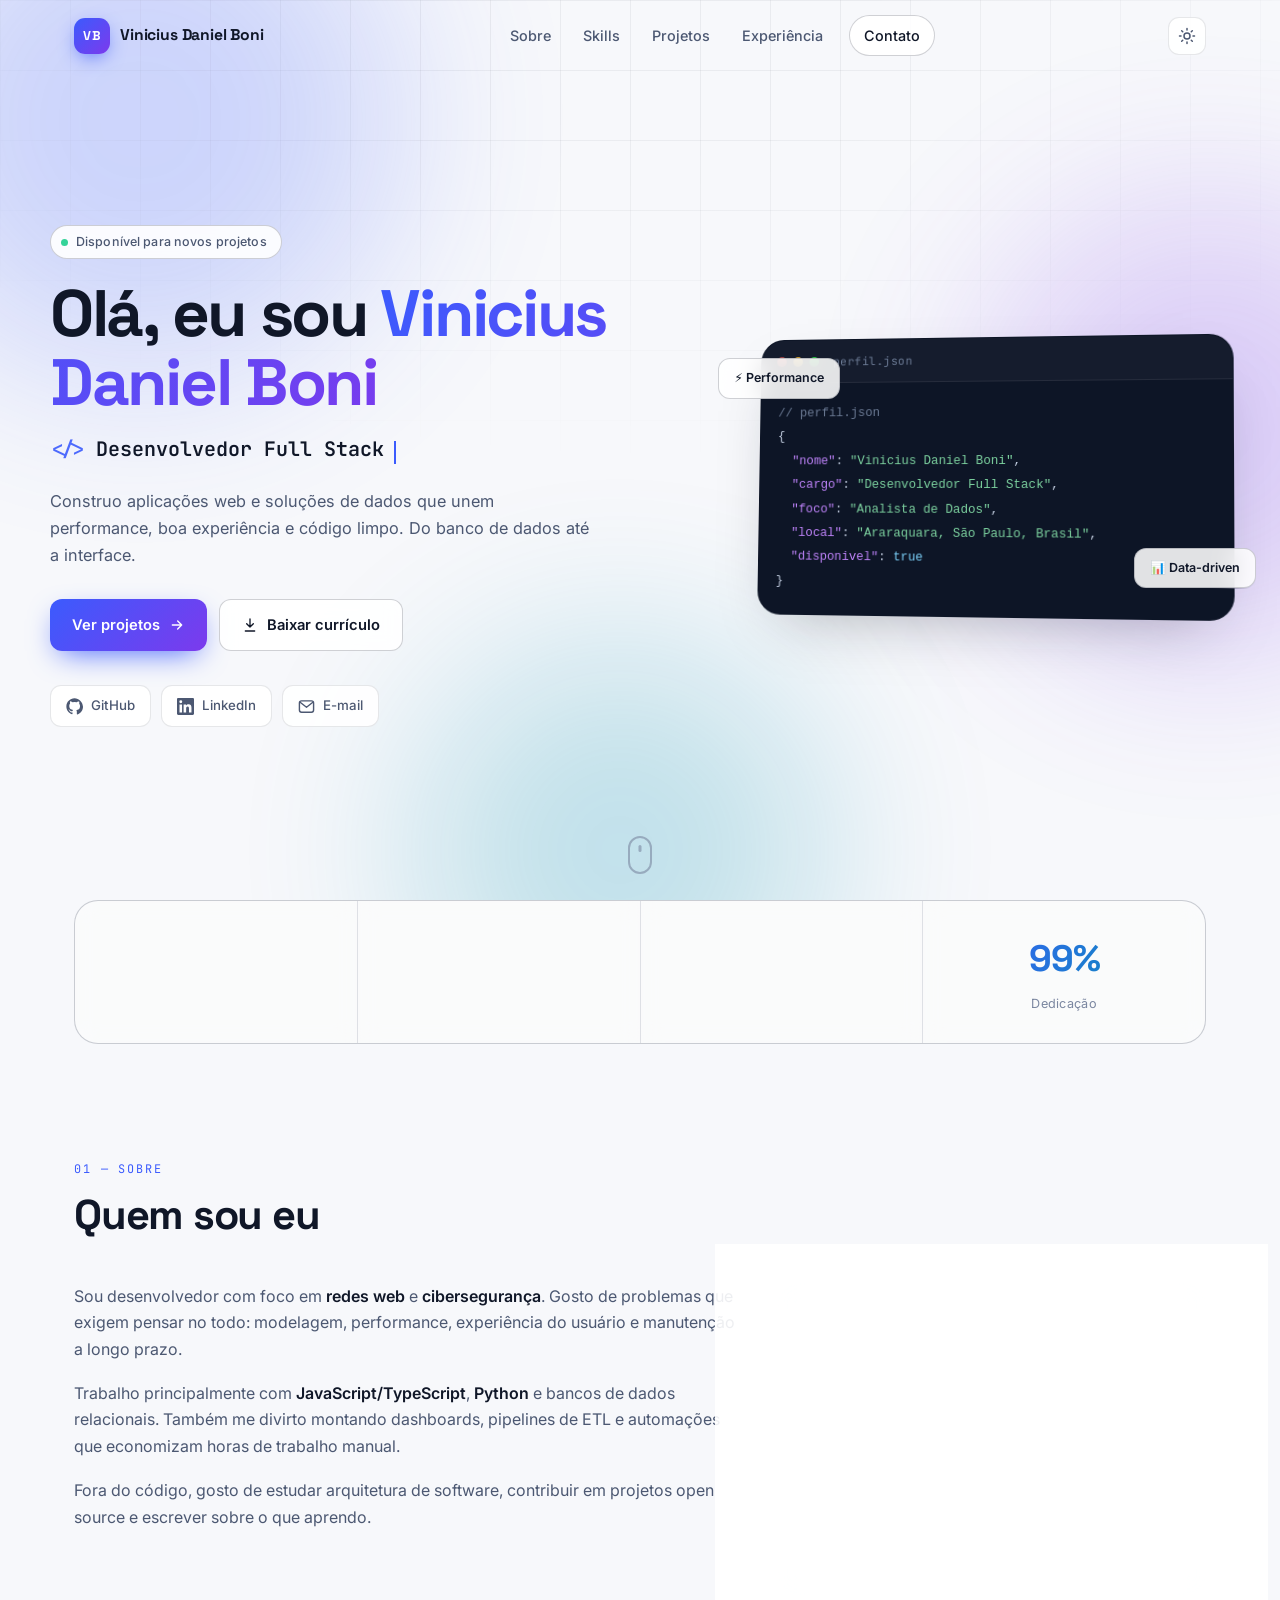
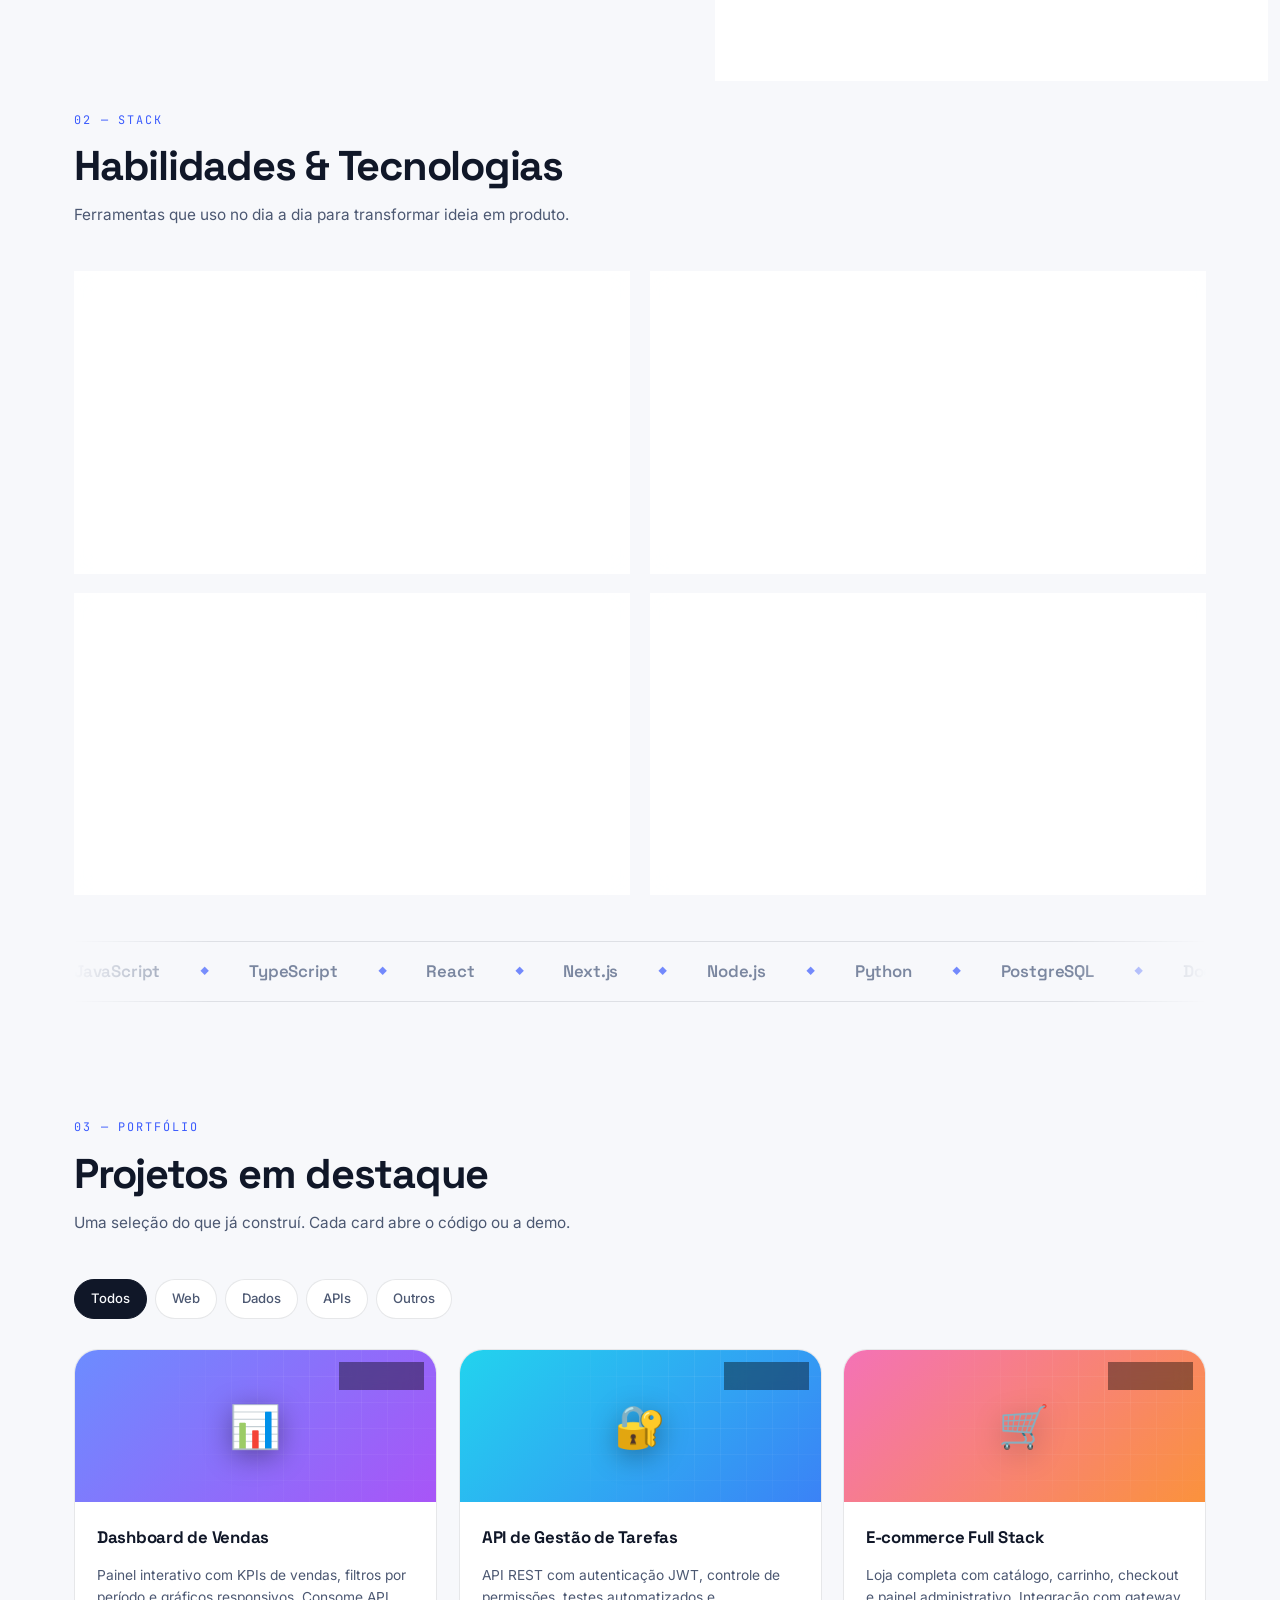
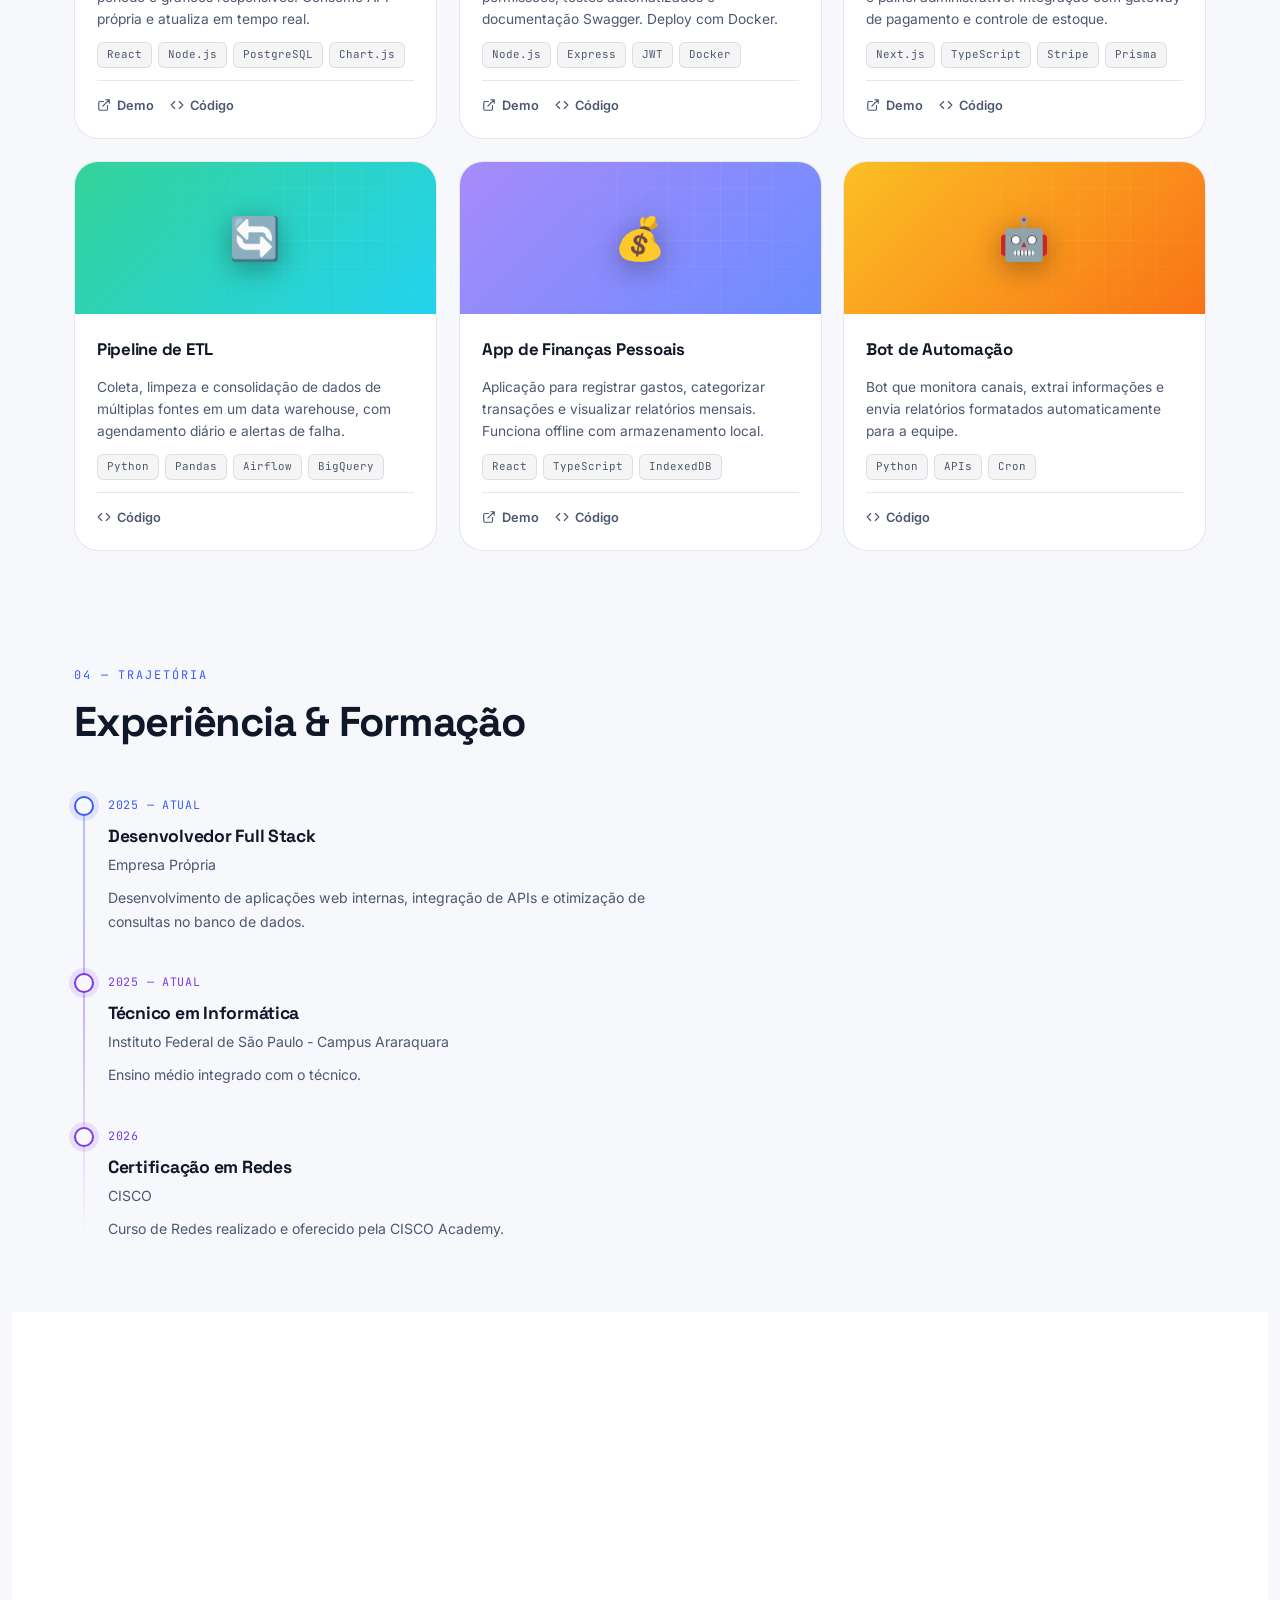
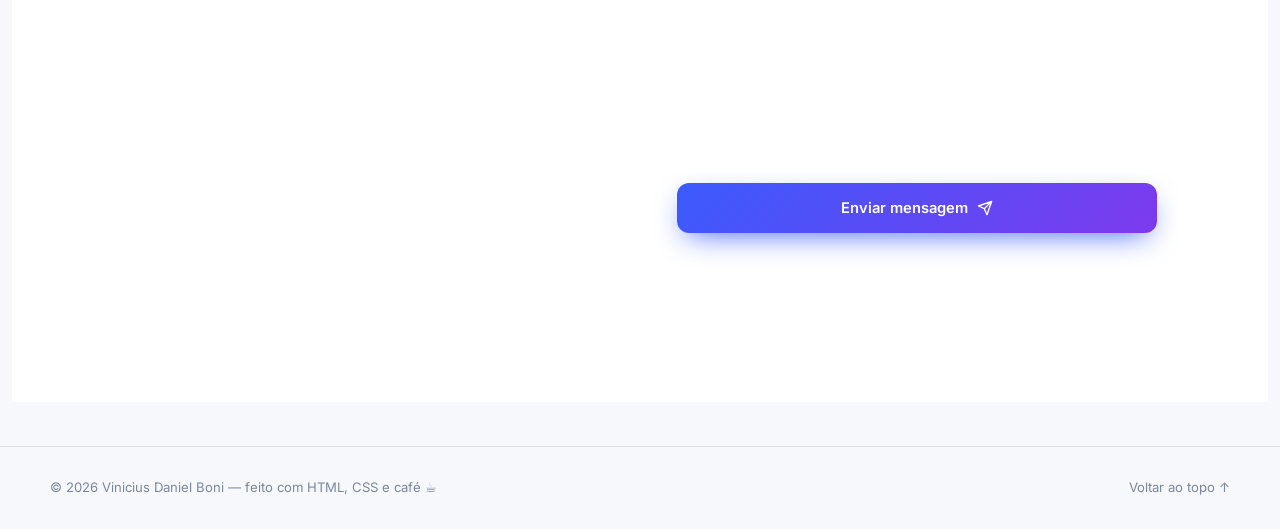
<file: index.html>
<!DOCTYPE html>
<html lang="pt-BR" data-theme="dark">
<head>
  <meta charset="UTF-8" />
  <meta name="viewport" content="width=device-width, initial-scale=1.0" />
  <title>Portfólio — Desenvolvedor & Dados</title>

  <meta name="description" content="Portfólio profissional: desenvolvimento full stack, análise de dados, automações e projetos open source." />
  <meta name="author" content="Seu Nome" />
  <meta name="theme-color" content="#0b0f17" />
  <link rel="canonical" href="https://SEU-USUARIO.github.io/" />

  <!-- Open Graph / Twitter -->
  <meta property="og:type" content="website" />
  <meta property="og:title" content="Portfólio — Desenvolvedor & Dados" />
  <meta property="og:description" content="Projetos de desenvolvimento web, engenharia de dados e automações." />
  <meta property="og:url" content="https://SEU-USUARIO.github.io/" />
  <meta property="og:image" content="https://SEU-USUARIO.github.io/assets/og-image.png" />
  <meta name="twitter:card" content="summary_large_image" />

  <link rel="icon" href="data:image/svg+xml,%3Csvg xmlns='http://www.w3.org/2000/svg' viewBox='0 0 100 100'%3E%3Crect width='100' height='100' rx='24' fill='%236c8cff'/%3E%3Ctext x='50' y='68' font-size='52' font-family='monospace' font-weight='bold' text-anchor='middle' fill='%230b0f17'%3ESN%3C/text%3E%3C/svg%3E" />

  <link rel="preconnect" href="https://fonts.googleapis.com" />
  <link rel="preconnect" href="https://fonts.gstatic.com" crossorigin />
  <link href="https://fonts.googleapis.com/css2?family=Inter:wght@400;500;600;700&family=Space+Grotesk:wght@500;600;700&family=JetBrains+Mono:wght@400;600&display=swap" rel="stylesheet" />

  <link rel="stylesheet" href="assets/style.css" />
</head>

<body>
  <a class="skip-link" href="#conteudo">Pular para o conteúdo</a>

  <div class="aurora" aria-hidden="true">
    <span class="blob blob-1"></span>
    <span class="blob blob-2"></span>
    <span class="blob blob-3"></span>
    <span class="grid-overlay"></span>
  </div>

  <!-- ===================== NAVBAR ===================== -->
  <header class="nav" id="nav">
    <div class="nav-inner">
      <a class="brand" href="#top">
        <span class="brand-mark" id="brandMark">SN</span>
        <span class="brand-name" id="brandName">Seu Nome</span>
      </a>

      <nav class="nav-links" id="navLinks" aria-label="Navegação principal">
        <a href="#sobre">Sobre</a>
        <a href="#skills">Skills</a>
        <a href="#projetos">Projetos</a>
        <a href="#experiencia">Experiência</a>
        <a href="#contato" class="nav-cta">Contato</a>
      </nav>

      <div class="nav-actions">
        <button class="icon-btn" id="themeToggle" aria-label="Alternar tema claro/escuro" title="Alternar tema">
          <svg class="ico-sun" viewBox="0 0 24 24" width="18" height="18" fill="none" stroke="currentColor" stroke-width="2" stroke-linecap="round">
            <circle cx="12" cy="12" r="4"></circle>
            <path d="M12 2v2M12 20v2M2 12h2M20 12h2M4.9 4.9l1.4 1.4M17.7 17.7l1.4 1.4M19.1 4.9l-1.4 1.4M6.3 17.7l-1.4 1.4"></path>
          </svg>
          <svg class="ico-moon" viewBox="0 0 24 24" width="18" height="18" fill="none" stroke="currentColor" stroke-width="2" stroke-linecap="round" stroke-linejoin="round">
            <path d="M21 12.8A9 9 0 1 1 11.2 3a7 7 0 0 0 9.8 9.8z"></path>
          </svg>
        </button>
        <button class="icon-btn menu-btn" id="menuToggle" aria-label="Abrir menu" aria-expanded="false">
          <svg viewBox="0 0 24 24" width="20" height="20" fill="none" stroke="currentColor" stroke-width="2" stroke-linecap="round">
            <path d="M3 6h18M3 12h18M3 18h18"></path>
          </svg>
        </button>
      </div>
    </div>
    <div class="scroll-progress" id="scrollProgress"></div>
  </header>

  <main id="conteudo">
    <!-- ===================== HERO ===================== -->
    <section class="hero" id="top">
      <div class="hero-inner">
        <div class="hero-content">
          <p class="badge reveal">
            <span class="pulse-dot" aria-hidden="true"></span>
            <span id="heroStatus">Disponível para novos projetos</span>
          </p>

          <h1 class="hero-title reveal">
            Olá, eu sou <span class="grad" id="heroName">Seu Nome</span>
          </h1>

          <h2 class="hero-role reveal">
            <span class="mono">&lt;/&gt;</span>
            <span id="typewriter" class="typewriter"></span><span class="caret" aria-hidden="true"></span>
          </h2>

          <p class="hero-desc reveal" id="heroTagline"></p>

          <div class="hero-actions reveal">
            <a href="#projetos" class="btn btn-primary">
              Ver projetos
              <svg viewBox="0 0 24 24" width="16" height="16" fill="none" stroke="currentColor" stroke-width="2" stroke-linecap="round" stroke-linejoin="round"><path d="M5 12h14M13 6l6 6-6 6"/></svg>
            </a>
            <a href="#" class="btn btn-ghost" id="resumeBtn">
              <svg viewBox="0 0 24 24" width="16" height="16" fill="none" stroke="currentColor" stroke-width="2" stroke-linecap="round" stroke-linejoin="round"><path d="M12 3v12M7 10l5 5 5-5M5 21h14"/></svg>
              Baixar currículo
            </a>
          </div>

          <div class="hero-socials reveal" id="heroSocials"></div>
        </div>

        <div class="hero-visual reveal">
          <div class="code-card">
            <div class="code-head">
              <span class="dot red"></span><span class="dot yellow"></span><span class="dot green"></span>
              <span class="code-file">perfil.json</span>
            </div>
            <pre class="code-body"><code id="codeProfile"></code></pre>
          </div>
          <div class="float-chip chip-1">⚡ Performance</div>
          <div class="float-chip chip-2">📊 Data-driven</div>
        </div>
      </div>

      <a href="#sobre" class="scroll-hint" aria-label="Rolar para baixo">
        <span class="mouse"><span class="wheel"></span></span>
      </a>
    </section>

    <!-- ===================== STATS ===================== -->
    <section class="stats-section reveal" aria-label="Números">
      <div class="stats" id="stats"></div>
    </section>

    <!-- ===================== SOBRE ===================== -->
    <section class="section" id="sobre">
      <div class="section-head reveal">
        <span class="section-kicker">01 — Sobre</span>
        <h2 class="section-title">Quem sou eu</h2>
      </div>

      <div class="about-grid">
        <div class="about-text reveal" id="aboutText"></div>
        <aside class="about-card reveal">
          <h3>Ficha rápida</h3>
          <ul class="fact-list" id="factList"></ul>
        </aside>
      </div>
    </section>

    <!-- ===================== SKILLS ===================== -->
    <section class="section" id="skills">
      <div class="section-head reveal">
        <span class="section-kicker">02 — Stack</span>
        <h2 class="section-title">Habilidades &amp; Tecnologias</h2>
        <p class="section-sub">Ferramentas que uso no dia a dia para transformar ideia em produto.</p>
      </div>

      <div class="skills-wrap" id="skillsWrap"></div>

      <div class="marquee" aria-hidden="true">
        <div class="marquee-track" id="marqueeTrack"></div>
      </div>
    </section>

    <!-- ===================== PROJETOS ===================== -->
    <section class="section" id="projetos">
      <div class="section-head reveal">
        <span class="section-kicker">03 — Portfólio</span>
        <h2 class="section-title">Projetos em destaque</h2>
        <p class="section-sub">Uma seleção do que já construí. Cada card abre o código ou a demo.</p>
      </div>

      <div class="filters reveal" id="filters" role="tablist" aria-label="Filtrar projetos"></div>
      <div class="projects-grid" id="projectsGrid"></div>
    </section>

    <!-- ===================== EXPERIÊNCIA ===================== -->
    <section class="section" id="experiencia">
      <div class="section-head reveal">
        <span class="section-kicker">04 — Trajetória</span>
        <h2 class="section-title">Experiência &amp; Formação</h2>
      </div>

      <div class="timeline" id="timeline"></div>
    </section>

    <!-- ===================== CONTATO ===================== -->
    <section class="section section-contact" id="contato">
      <div class="contact-card reveal">
        <div class="contact-info">
          <span class="section-kicker">05 — Contato</span>
          <h2 class="contact-title">Vamos construir algo juntos?</h2>
          <p class="contact-sub">
            Estou aberto a oportunidades, freelas e colaborações em projetos de
            desenvolvimento e dados. Respondo em até 24h.
          </p>

          <ul class="contact-list" id="contactList"></ul>

          <div class="contact-socials" id="contactSocials"></div>
        </div>

        <form class="contact-form" id="contactForm" novalidate>
          <div class="field">
            <label for="nome">Nome</label>
            <input type="text" id="nome" name="nome" placeholder="Seu nome" required autocomplete="name" />
          </div>
          <div class="field">
            <label for="email">E-mail</label>
            <input type="email" id="email" name="email" placeholder="voce@email.com" required autocomplete="email" />
          </div>
          <div class="field">
            <label for="assunto">Assunto</label>
            <input type="text" id="assunto" name="assunto" placeholder="Proposta, vaga, parceria..." />
          </div>
          <div class="field">
            <label for="mensagem">Mensagem</label>
            <textarea id="mensagem" name="mensagem" rows="4" placeholder="Conte um pouco sobre o projeto..." required></textarea>
          </div>
          <button type="submit" class="btn btn-primary btn-full">
            Enviar mensagem
            <svg viewBox="0 0 24 24" width="16" height="16" fill="none" stroke="currentColor" stroke-width="2" stroke-linecap="round" stroke-linejoin="round"><path d="M22 2 11 13M22 2l-7 20-4-9-9-4 20-7z"/></svg>
          </button>
          <p class="form-msg" id="formMsg" role="status"></p>
        </form>
      </div>
    </section>
  </main>

  <!-- ===================== FOOTER ===================== -->
  <footer class="footer">
    <div class="footer-inner">
      <p>© <span id="year"></span> <span id="footerName">Seu Nome</span> — feito com HTML, CSS e café ☕</p>
      <p class="footer-links">
        <a href="#top">Voltar ao topo ↑</a>
      </p>
    </div>
  </footer>

  <button class="to-top" id="toTop" aria-label="Voltar ao topo">
    <svg viewBox="0 0 24 24" width="18" height="18" fill="none" stroke="currentColor" stroke-width="2" stroke-linecap="round" stroke-linejoin="round"><path d="M12 19V5M5 12l7-7 7 7"/></svg>
  </button>

  <script src="assets/data.js"></script>
  <script src="assets/app.js"></script>
</body>
</html>
</file>
<file: assets/style.css>
/* ==========================================================================
   PORTFÓLIO — style.css
   ========================================================================== */

/* ------------------------------------------------------- tema (variáveis) */
:root {
  --font-sans: "Inter", system-ui, -apple-system, "Segoe UI", sans-serif;
  --font-display: "Space Grotesk", var(--font-sans);
  --font-mono: "JetBrains Mono", ui-monospace, monospace;

  --radius-sm: 10px;
  --radius: 16px;
  --radius-lg: 24px;

  --max-w: 1180px;
  --nav-h: 72px;

  --ease: cubic-bezier(0.22, 1, 0.36, 1);
}

html[data-theme="dark"] {
  --bg: #070a11;
  --bg-soft: #0b0f17;
  --surface: rgba(255, 255, 255, 0.035);
  --surface-2: rgba(255, 255, 255, 0.06);
  --border: rgba(255, 255, 255, 0.09);
  --border-strong: rgba(255, 255, 255, 0.16);
  --text: #e9edf5;
  --text-soft: #a4afc4;
  --text-dim: #6f7b91;
  --accent: #6c8cff;
  --accent-2: #a855f7;
  --accent-3: #22d3ee;
  --shadow: 0 24px 60px -20px rgba(0, 0, 0, 0.85);
  --code-bg: #0a0e16;
  --glow: 0 0 0 1px rgba(108, 140, 255, 0.35), 0 8px 40px -8px rgba(108, 140, 255, 0.5);
}

html[data-theme="light"] {
  --bg: #f7f8fb;
  --bg-soft: #ffffff;
  --surface: rgba(255, 255, 255, 0.9);
  --surface-2: rgba(16, 22, 40, 0.04);
  --border: rgba(16, 22, 40, 0.1);
  --border-strong: rgba(16, 22, 40, 0.2);
  --text: #101728;
  --text-soft: #4c5872;
  --text-dim: #7b87a0;
  --accent: #3b5bfd;
  --accent-2: #7c3aed;
  --accent-3: #0891b2;
  --shadow: 0 24px 60px -28px rgba(16, 22, 40, 0.35);
  --code-bg: #0d1526;
  --glow: 0 0 0 1px rgba(59, 91, 253, 0.28), 0 8px 40px -12px rgba(59, 91, 253, 0.4);
}

/* ------------------------------------------------------------- reset base */
*,
*::before,
*::after { box-sizing: border-box; }

* { margin: 0; }

html {
  scroll-behavior: smooth;
  scroll-padding-top: calc(var(--nav-h) + 16px);
  -webkit-text-size-adjust: 100%;
}

body {
  font-family: var(--font-sans);
  background: var(--bg);
  color: var(--text);
  line-height: 1.65;
  overflow-x: hidden;
  transition: background 0.4s var(--ease), color 0.4s var(--ease);
}

img, svg { display: block; max-width: 100%; }
a { color: inherit; text-decoration: none; }
button { font: inherit; color: inherit; cursor: pointer; border: none; background: none; }
ul { list-style: none; padding: 0; }

::selection { background: var(--accent); color: #fff; }

::selection { background: color-mix(in srgb, var(--accent) 45%, transparent); }

.skip-link {
  position: absolute;
  left: -999px;
  top: 8px;
  padding: 10px 16px;
  background: var(--accent);
  color: #fff;
  border-radius: var(--radius-sm);
  z-index: 999;
  font-weight: 600;
}
.skip-link:focus { left: 16px; }

:focus-visible {
  outline: 2px solid var(--accent);
  outline-offset: 3px;
  border-radius: 6px;
}

/* --------------------------------------------------------------- aurora */
.aurora {
  position: fixed;
  inset: 0;
  z-index: -1;
  overflow: hidden;
  pointer-events: none;
}
.blob {
  position: absolute;
  border-radius: 50%;
  filter: blur(90px);
  opacity: 0.4;
  animation: drift 22s ease-in-out infinite alternate;
}
html[data-theme="light"] .blob { opacity: 0.22; }
.blob-1 { width: 520px; height: 520px; background: var(--accent); top: -140px; left: -120px; }
.blob-2 { width: 460px; height: 460px; background: var(--accent-2); top: 22%; right: -160px; animation-delay: -7s; }
.blob-3 { width: 420px; height: 420px; background: var(--accent-3); bottom: -160px; left: 32%; animation-delay: -13s; }

@keyframes drift {
  from { transform: translate3d(0, 0, 0) scale(1); }
  to   { transform: translate3d(60px, -50px, 0) scale(1.18); }
}

.grid-overlay {
  position: absolute;
  inset: 0;
  background-image:
    linear-gradient(to right, var(--border) 1px, transparent 1px),
    linear-gradient(to bottom, var(--border) 1px, transparent 1px);
  background-size: 70px 70px;
  mask-image: radial-gradient(ellipse 90% 70% at 50% 0%, #000 20%, transparent 75%);
  -webkit-mask-image: radial-gradient(ellipse 90% 70% at 50% 0%, #000 20%, transparent 75%);
  opacity: 0.55;
}

/* ------------------------------------------------------------------- nav */
.nav {
  position: fixed;
  top: 0; left: 0; right: 0;
  height: var(--nav-h);
  z-index: 100;
  transition: background 0.35s var(--ease), border-color 0.35s var(--ease), backdrop-filter 0.35s;
  border-bottom: 1px solid transparent;
}
html[data-theme="dark"] .nav.scrolled { background: rgba(7, 10, 17, 0.78); }
html[data-theme="light"] .nav.scrolled { background: rgba(247, 248, 251, 0.82); }
.nav.scrolled {
  background: color-mix(in srgb, var(--bg) 78%, transparent);
  backdrop-filter: blur(18px) saturate(160%);
  -webkit-backdrop-filter: blur(18px) saturate(160%);
  border-bottom-color: var(--border);
}
.nav-inner {
  max-width: var(--max-w);
  height: 100%;
  margin: 0 auto;
  padding: 0 24px;
  display: flex;
  align-items: center;
  justify-content: space-between;
  gap: 20px;
}

.brand { display: flex; align-items: center; gap: 10px; font-family: var(--font-display); font-weight: 700; }
.brand-mark {
  display: grid;
  place-items: center;
  width: 36px; height: 36px;
  border-radius: 11px;
  background: linear-gradient(135deg, var(--accent), var(--accent-2));
  color: #fff;
  font-size: 0.8rem;
  letter-spacing: 0.5px;
  box-shadow: 0 6px 20px -6px var(--accent);
}
.brand-name { font-size: 0.98rem; letter-spacing: -0.01em; }

.nav-links { display: flex; align-items: center; gap: 4px; }
.nav-links a {
  position: relative;
  padding: 8px 14px;
  font-size: 0.9rem;
  font-weight: 500;
  color: var(--text-soft);
  border-radius: 999px;
  transition: color 0.2s, background 0.2s;
}
.nav-links a:hover { color: var(--text); background: var(--surface-2); }
.nav-links a.active { color: var(--text); }
.nav-links a.active::after {
  content: "";
  position: absolute;
  left: 50%; bottom: 2px;
  width: 4px; height: 4px;
  border-radius: 50%;
  background: var(--accent);
  transform: translateX(-50%);
}
.nav-links a.nav-cta {
  margin-left: 8px;
  color: var(--text);
  border: 1px solid var(--border-strong);
  background: var(--surface);
}
.nav-links a.nav-cta:hover { border-color: var(--accent); box-shadow: 0 0 0 3px color-mix(in srgb, var(--accent) 18%, transparent); }

.nav-actions { display: flex; align-items: center; gap: 6px; }
.icon-btn {
  display: grid;
  place-items: center;
  width: 38px; height: 38px;
  border-radius: 11px;
  border: 1px solid var(--border);
  background: var(--surface);
  color: var(--text-soft);
  transition: color 0.2s, border-color 0.2s, transform 0.2s, background 0.2s;
}
.icon-btn:hover { color: var(--text); border-color: var(--border-strong); transform: translateY(-1px); }
.menu-btn { display: none; }

html[data-theme="dark"] .ico-sun { display: none; }
html[data-theme="light"] .ico-moon { display: none; }

.scroll-progress {
  height: 2px;
  width: 0%;
  background: linear-gradient(90deg, var(--accent), var(--accent-2), var(--accent-3));
  transition: width 0.1s linear;
}

/* ------------------------------------------------------------------ hero */
.hero {
  position: relative;
  min-height: 100svh;
  display: flex;
  align-items: center;
  padding: calc(var(--nav-h) + 40px) 24px 60px;
}
.hero-inner {
  max-width: var(--max-w);
  width: 100%;
  margin: 0 auto;
  display: grid;
  grid-template-columns: 1.15fr 0.85fr;
  gap: 56px;
  align-items: center;
}

.badge {
  display: inline-flex;
  align-items: center;
  gap: 8px;
  padding: 6px 14px 6px 10px;
  border-radius: 999px;
  border: 1px solid var(--border-strong);
  background: var(--surface);
  font-size: 0.78rem;
  font-weight: 500;
  color: var(--text-soft);
  letter-spacing: 0.01em;
  backdrop-filter: blur(8px);
}
.pulse-dot {
  position: relative;
  width: 7px; height: 7px;
  border-radius: 50%;
  background: #34d399;
  box-shadow: 0 0 0 0 rgba(52, 211, 153, 0.6);
  animation: pulse 2s infinite;
}
@keyframes pulse {
  70%  { box-shadow: 0 0 0 9px rgba(52, 211, 153, 0); }
  100% { box-shadow: 0 0 0 0 rgba(52, 211, 153, 0); }
}

.hero-title {
  font-family: var(--font-display);
  font-size: clamp(2.3rem, 6vw, 4.1rem);
  line-height: 1.05;
  letter-spacing: -0.035em;
  font-weight: 700;
  margin-top: 20px;
}
.grad {
  background: linear-gradient(120deg, var(--accent), var(--accent-2) 55%, var(--accent-3));
  -webkit-background-clip: text;
  background-clip: text;
  color: transparent;
  background-size: 200% auto;
  animation: shine 6s linear infinite;
}
@keyframes shine { to { background-position: 200% center; } }

.hero-role {
  display: flex;
  align-items: center;
  gap: 10px;
  margin-top: 16px;
  font-family: var(--font-mono);
  font-size: clamp(0.95rem, 2vw, 1.25rem);
  font-weight: 600;
  color: var(--text-soft);
}
.hero-role .mono { color: var(--accent); opacity: 0.9; }
.typewriter { color: var(--text); }
.caret {
  display: inline-block;
  width: 2px;
  height: 1.15em;
  background: var(--accent);
  translate: 0 3px;
  animation: blink 1s steps(2) infinite;
}
@keyframes blink { 50% { opacity: 0; } }

.hero-desc {
  margin-top: 22px;
  max-width: 54ch;
  color: var(--text-soft);
  font-size: 1.02rem;
}

.hero-actions { display: flex; flex-wrap: wrap; gap: 12px; margin-top: 30px; }

.btn {
  display: inline-flex;
  align-items: center;
  gap: 9px;
  padding: 13px 22px;
  border-radius: 12px;
  font-weight: 600;
  font-size: 0.92rem;
  transition: transform 0.2s var(--ease), box-shadow 0.25s, background 0.25s, border-color 0.25s;
  will-change: transform;
}
.btn:active { transform: scale(0.98); }
.btn-primary {
  background: linear-gradient(135deg, var(--accent), var(--accent-2));
  color: #fff;
  box-shadow: 0 10px 30px -10px var(--accent);
}
.btn-primary:hover { transform: translateY(-2px); box-shadow: 0 16px 40px -12px var(--accent); }
.btn-primary svg { transition: transform 0.25s var(--ease); }
.btn-primary:hover svg { transform: translateX(3px); }
.btn-ghost {
  border: 1px solid var(--border-strong);
  background: var(--surface);
  color: var(--text);
  backdrop-filter: blur(8px);
}
.btn-ghost:hover { border-color: var(--accent); transform: translateY(-2px); }
.btn-full { width: 100%; justify-content: center; }

.hero-socials { display: flex; gap: 10px; margin-top: 34px; }

.social-btn {
  display: inline-flex;
  align-items: center;
  gap: 8px;
  padding: 9px 15px;
  font-size: 0.83rem;
  font-weight: 500;
  color: var(--text-soft);
  border: 1px solid var(--border);
  border-radius: 11px;
  background: var(--surface);
  transition: color 0.2s, border-color 0.2s, transform 0.2s, background 0.2s;
}
.social-btn:hover {
  color: var(--text);
  border-color: var(--accent);
  transform: translateY(-2px);
  background: var(--surface-2);
}

/* --------------------------------------------------------- cartão código */
.hero-visual { position: relative; }
.code-card {
  border-radius: var(--radius-lg);
  border: 1px solid var(--border-strong);
  background: var(--code-bg);
  box-shadow: var(--shadow);
  overflow: hidden;
  transform: perspective(1200px) rotateY(-7deg) rotateX(3deg);
  transition: transform 0.6s var(--ease);
}
.code-card:hover { transform: perspective(1200px) rotateY(0) rotateX(0) translateY(-4px); }
.code-head {
  display: flex;
  align-items: center;
  gap: 7px;
  padding: 12px 16px;
  border-bottom: 1px solid rgba(255, 255, 255, 0.07);
  background: rgba(255, 255, 255, 0.03);
}
.dot { width: 10px; height: 10px; border-radius: 50%; }
.dot.red { background: #ff5f57; }
.dot.yellow { background: #febc2e; }
.dot.green { background: #28c840; }
.code-file {
  margin-left: 8px;
  font-family: var(--font-mono);
  font-size: 0.72rem;
  color: #6b7a94;
  letter-spacing: 0.04em;
}
.code-body {
  padding: 18px 18px 22px;
  font-family: var(--font-mono);
  font-size: 0.79rem;
  line-height: 1.85;
  color: #c8d3e6;
  overflow-x: auto;
}
.code-body .k { color: #c084fc; }   /* chave */
.code-body .s { color: #7dd3a0; }   /* string */
.code-body .n { color: #fbbf24; }   /* número */
.code-body .b { color: #7dd3fc; }   /* boolean */

.float-chip {
  position: absolute;
  padding: 9px 15px;
  border-radius: 12px;
  background: var(--bg-soft);
  background: color-mix(in srgb, var(--bg-soft) 88%, transparent);
  border: 1px solid var(--border-strong);
  backdrop-filter: blur(12px);
  font-size: 0.78rem;
  font-weight: 600;
  box-shadow: var(--shadow);
  animation: float 6s ease-in-out infinite;
}
.chip-1 { top: 8%; left: -34px; }
.chip-2 { bottom: 10%; right: -26px; animation-delay: -3s; }
@keyframes float {
  50% { transform: translateY(-12px); }
}

.scroll-hint {
  position: absolute;
  left: 50%;
  bottom: 26px;
  translate: -50% 0;
  opacity: 0.6;
  transition: opacity 0.2s;
}
.scroll-hint:hover { opacity: 1; }
.mouse {
  display: block;
  width: 24px; height: 38px;
  border: 2px solid var(--text-dim);
  border-radius: 12px;
  position: relative;
}
.wheel {
  position: absolute;
  left: 50%; top: 7px;
  width: 3px; height: 7px;
  translate: -50% 0;
  border-radius: 2px;
  background: var(--text-dim);
  animation: wheel 1.8s infinite;
}
@keyframes wheel {
  0% { opacity: 0; transform: translateY(0); }
  40% { opacity: 1; }
  100% { opacity: 0; transform: translateY(12px); }
}

/* ----------------------------------------------------------------- stats */
.stats-section {
  max-width: var(--max-w);
  margin: 0 auto;
  padding: 0 24px;
}
.stats {
  display: grid;
  grid-template-columns: repeat(4, 1fr);
  gap: 1px;
  background: var(--border);
  border: 1px solid var(--border);
  border-radius: var(--radius-lg);
  overflow: hidden;
}
.stat {
  padding: 28px 20px;
  text-align: center;
  background: color-mix(in srgb, var(--bg-soft) 85%, transparent);
  backdrop-filter: blur(10px);
  transition: background 0.3s;
}
.stat:hover { background: var(--surface-2); }
.stat-value {
  font-family: var(--font-display);
  font-size: clamp(1.6rem, 3.4vw, 2.3rem);
  font-weight: 700;
  letter-spacing: -0.03em;
  background: linear-gradient(120deg, var(--accent), var(--accent-3));
  -webkit-background-clip: text;
  background-clip: text;
  color: transparent;
}
.stat-label {
  margin-top: 4px;
  font-size: 0.79rem;
  color: var(--text-dim);
  letter-spacing: 0.02em;
}

/* --------------------------------------------------------------- seções */
.section {
  max-width: var(--max-w);
  margin: 0 auto;
  padding: 110px 24px 0;
}
.section-head { margin-bottom: 44px; }
.section-kicker {
  display: inline-block;
  font-family: var(--font-mono);
  font-size: 0.74rem;
  letter-spacing: 0.16em;
  text-transform: uppercase;
  color: var(--accent);
  margin-bottom: 12px;
}
.section-title {
  font-family: var(--font-display);
  font-size: clamp(1.7rem, 4vw, 2.6rem);
  letter-spacing: -0.03em;
  line-height: 1.15;
  font-weight: 700;
}
.section-sub {
  margin-top: 12px;
  color: var(--text-soft);
  max-width: 60ch;
  font-size: 0.96rem;
}

/* ----------------------------------------------------------------- sobre */
.about-grid {
  display: grid;
  grid-template-columns: 1.55fr 1fr;
  gap: 40px;
  align-items: start;
}
.about-text p {
  color: var(--text-soft);
  font-size: 1rem;
  margin-bottom: 18px;
}
.about-text p:last-child { margin-bottom: 0; }
.about-text strong { color: var(--text); font-weight: 600; }

.about-card {
  padding: 26px;
  border-radius: var(--radius-lg);
  border: 1px solid var(--border);
  background: var(--surface);
  backdrop-filter: blur(12px);
  box-shadow: var(--shadow);
}
.about-card h3 {
  font-family: var(--font-display);
  font-size: 1rem;
  margin-bottom: 18px;
  letter-spacing: -0.01em;
}
.fact-list { display: grid; gap: 12px; }
.fact-list li {
  display: flex;
  justify-content: space-between;
  gap: 14px;
  font-size: 0.86rem;
  padding-bottom: 12px;
  border-bottom: 1px dashed var(--border);
}
.fact-list li:last-child { border-bottom: none; padding-bottom: 0; }
.fact-list .k { color: var(--text-dim); }
.fact-list .v { color: var(--text); font-weight: 600; text-align: right; }

/* ---------------------------------------------------------------- skills */
.skills-wrap {
  display: grid;
  grid-template-columns: repeat(2, 1fr);
  gap: 20px;
}
.skill-card {
  padding: 26px;
  border-radius: var(--radius-lg);
  border: 1px solid var(--border);
  background: var(--surface);
  backdrop-filter: blur(12px);
  transition: border-color 0.3s, transform 0.35s var(--ease), box-shadow 0.35s;
}
.skill-card:hover {
  border-color: var(--border-strong);
  transform: translateY(-4px);
  box-shadow: var(--shadow);
}
.skill-card-head {
  display: flex;
  align-items: center;
  gap: 12px;
  margin-bottom: 22px;
}
.skill-icon {
  display: grid;
  place-items: center;
  width: 38px; height: 38px;
  border-radius: 11px;
  background: color-mix(in srgb, var(--accent) 14%, transparent);
  color: var(--accent);
  border: 1px solid color-mix(in srgb, var(--accent) 25%, transparent);
}
.skill-card h3 {
  font-family: var(--font-display);
  font-size: 1rem;
  letter-spacing: -0.01em;
}
.skill-item { margin-bottom: 16px; }
.skill-item:last-child { margin-bottom: 0; }
.skill-top {
  display: flex;
  justify-content: space-between;
  font-size: 0.83rem;
  margin-bottom: 7px;
  color: var(--text-soft);
}
.skill-pct { font-family: var(--font-mono); font-size: 0.75rem; color: var(--text-dim); }
.bar {
  height: 6px;
  border-radius: 99px;
  background: var(--surface-2);
  overflow: hidden;
}
.bar-fill {
  height: 100%;
  width: 0;
  border-radius: 99px;
  background: linear-gradient(90deg, var(--accent), var(--accent-3));
  transition: width 1.1s var(--ease);
}

/* --------------------------------------------------------------- marquee */
.marquee {
  margin-top: 46px;
  padding: 16px 0;
  border-block: 1px solid var(--border);
  overflow: hidden;
  mask-image: linear-gradient(90deg, transparent, #000 12%, #000 88%, transparent);
  -webkit-mask-image: linear-gradient(90deg, transparent, #000 12%, #000 88%, transparent);
}
.marquee-track {
  display: flex;
  width: max-content;
  animation: scrollX 34s linear infinite;
}
.marquee:hover .marquee-track { animation-play-state: paused; }
.marquee-track span {
  display: inline-flex;
  align-items: center;
  gap: 40px;
  font-family: var(--font-display);
  font-size: 1.05rem;
  font-weight: 600;
  color: var(--text-dim);
  white-space: nowrap;
  letter-spacing: -0.01em;
  padding-right: 40px;
}
.marquee-track span::after {
  content: "◆";
  font-size: 0.55rem;
  color: var(--accent);
  opacity: 0.7;
}
@keyframes scrollX { to { transform: translateX(-50%); } }

/* -------------------------------------------------------------- projetos */
.filters {
  display: flex;
  flex-wrap: wrap;
  gap: 8px;
  margin-bottom: 30px;
}
.filter-btn {
  padding: 8px 16px;
  border-radius: 999px;
  border: 1px solid var(--border);
  background: var(--surface);
  color: var(--text-soft);
  font-size: 0.82rem;
  font-weight: 500;
  transition: all 0.22s;
}
.filter-btn:hover { color: var(--text); border-color: var(--border-strong); }
.filter-btn.active {
  background: var(--text);
  color: var(--bg);
  border-color: var(--text);
}

.projects-grid {
  display: grid;
  grid-template-columns: repeat(auto-fill, minmax(320px, 1fr));
  gap: 22px;
}
.project-card {
  position: relative;
  display: flex;
  flex-direction: column;
  border-radius: var(--radius-lg);
  border: 1px solid var(--border);
  background: var(--surface);
  overflow: hidden;
  transition: transform 0.4s var(--ease), border-color 0.3s, box-shadow 0.4s;
  animation: cardIn 0.5s var(--ease) both;
}
@keyframes cardIn {
  from { opacity: 0; transform: translateY(14px) scale(0.99); }
}
.project-card:hover {
  transform: translateY(-6px);
  border-color: color-mix(in srgb, var(--accent) 45%, transparent);
  box-shadow: 0 26px 60px -28px color-mix(in srgb, var(--accent) 55%, transparent);
}
.project-thumb {
  position: relative;
  height: 152px;
  display: grid;
  place-items: center;
  font-size: 2.6rem;
  overflow: hidden;
}
.project-thumb::after {
  content: "";
  position: absolute;
  inset: 0;
  background-image:
    linear-gradient(to right, rgba(255, 255, 255, 0.14) 1px, transparent 1px),
    linear-gradient(to bottom, rgba(255, 255, 255, 0.14) 1px, transparent 1px);
  background-size: 26px 26px;
  opacity: 0.5;
  mask-image: radial-gradient(circle at 70% 30%, #000, transparent 70%);
  -webkit-mask-image: radial-gradient(circle at 70% 30%, #000, transparent 70%);
}
.project-thumb .emoji { position: relative; z-index: 1; filter: drop-shadow(0 6px 14px rgba(0, 0, 0, 0.35)); transition: transform 0.4s var(--ease); }
.project-card:hover .project-thumb .emoji { transform: scale(1.12) rotate(-5deg); }
.featured-tag {
  position: absolute;
  top: 12px; right: 12px;
  z-index: 2;
  padding: 4px 10px;
  border-radius: 999px;
  background: rgba(0, 0, 0, 0.4);
  backdrop-filter: blur(8px);
  border: 1px solid rgba(255, 255, 255, 0.25);
  color: #fff;
  font-size: 0.66rem;
  font-weight: 600;
  letter-spacing: 0.06em;
  text-transform: uppercase;
}
.project-body {
  padding: 22px;
  display: flex;
  flex-direction: column;
  flex: 1;
  gap: 12px;
}
.project-body h3 {
  font-family: var(--font-display);
  font-size: 1.05rem;
  letter-spacing: -0.015em;
}
.project-body p {
  font-size: 0.86rem;
  color: var(--text-soft);
  line-height: 1.6;
  flex: 1;
}
.tags { display: flex; flex-wrap: wrap; gap: 6px; }
.tag {
  padding: 3px 9px;
  border-radius: 6px;
  font-family: var(--font-mono);
  font-size: 0.68rem;
  color: var(--text-soft);
  background: var(--surface-2);
  border: 1px solid var(--border);
}
.project-links {
  display: flex;
  align-items: center;
  gap: 16px;
  padding-top: 14px;
  border-top: 1px solid var(--border);
  font-size: 0.8rem;
  font-weight: 600;
}
.project-links a {
  display: inline-flex;
  align-items: center;
  gap: 6px;
  color: var(--text-soft);
  transition: color 0.2s, gap 0.2s;
}
.project-links a:hover { color: var(--accent); gap: 9px; }
.project-links a svg { flex-shrink: 0; }

/* ------------------------------------------------------------- timeline */
.timeline {
  position: relative;
  padding-left: 34px;
}
.timeline::before {
  content: "";
  position: absolute;
  left: 9px; top: 6px; bottom: 6px;
  width: 2px;
  border-radius: 2px;
  background: linear-gradient(180deg, var(--accent), var(--accent-2), transparent);
  opacity: 0.35;
}
.tl-item {
  position: relative;
  padding-bottom: 34px;
}
.tl-item:last-child { padding-bottom: 0; }
.tl-item::before {
  content: "";
  position: absolute;
  left: -34px; top: 6px;
  width: 20px; height: 20px;
  border-radius: 50%;
  background: var(--bg);
  border: 2px solid var(--accent);
  box-shadow: 0 0 0 5px color-mix(in srgb, var(--accent) 12%, transparent);
}
.tl-item[data-type="education"]::before { border-color: var(--accent-2); box-shadow: 0 0 0 5px color-mix(in srgb, var(--accent-2) 12%, transparent); }
.tl-period {
  font-family: var(--font-mono);
  font-size: 0.73rem;
  letter-spacing: 0.06em;
  color: var(--accent);
  text-transform: uppercase;
}
.tl-item[data-type="education"] .tl-period { color: var(--accent-2); }
.tl-title {
  font-family: var(--font-display);
  font-size: 1.1rem;
  letter-spacing: -0.015em;
  margin-top: 6px;
}
.tl-org {
  font-size: 0.88rem;
  color: var(--text-soft);
  margin-top: 2px;
}
.tl-desc {
  margin-top: 10px;
  font-size: 0.88rem;
  color: var(--text-soft);
  max-width: 66ch;
}
.tl-bullets {
  margin-top: 12px;
  display: grid;
  gap: 6px;
}
.tl-bullets li {
  position: relative;
  padding-left: 18px;
  font-size: 0.84rem;
  color: var(--text-dim);
}
.tl-bullets li::before {
  content: "▸";
  position: absolute;
  left: 0;
  color: var(--accent);
}

/* -------------------------------------------------------------- contato */
.section-contact { padding-bottom: 90px; }
.contact-card {
  display: grid;
  grid-template-columns: 1fr 0.95fr;
  gap: 48px;
  padding: 48px;
  border-radius: 28px;
  border: 1px solid var(--border-strong);
  background:
    radial-gradient(600px 300px at 0% 0%, color-mix(in srgb, var(--accent) 14%, transparent), transparent 70%),
    var(--surface);
  backdrop-filter: blur(14px);
  box-shadow: var(--shadow);
}
.contact-title {
  font-family: var(--font-display);
  font-size: clamp(1.6rem, 3.4vw, 2.3rem);
  letter-spacing: -0.03em;
  line-height: 1.15;
  margin-bottom: 14px;
}
.contact-sub { color: var(--text-soft); font-size: 0.94rem; max-width: 42ch; }

.contact-list { margin-top: 26px; display: grid; gap: 12px; }
.contact-list li { display: flex; align-items: center; gap: 12px; font-size: 0.88rem; }
.contact-list .ci {
  display: grid;
  place-items: center;
  width: 34px; height: 34px;
  border-radius: 10px;
  border: 1px solid var(--border);
  background: var(--surface-2);
  color: var(--accent);
  flex-shrink: 0;
}
.contact-list a:hover { color: var(--accent); }
.contact-socials { display: flex; gap: 10px; margin-top: 26px; }

.contact-form { display: grid; gap: 14px; align-content: start; }
.field { display: grid; gap: 6px; }
.field label {
  font-size: 0.76rem;
  font-weight: 600;
  letter-spacing: 0.05em;
  text-transform: uppercase;
  color: var(--text-dim);
}
.field input,
.field textarea {
  width: 100%;
  padding: 12px 14px;
  border-radius: 11px;
  border: 1px solid var(--border);
  background: color-mix(in srgb, var(--bg) 60%, transparent);
  color: var(--text);
  font-family: inherit;
  font-size: 0.9rem;
  transition: border-color 0.2s, box-shadow 0.2s, background 0.2s;
  resize: vertical;
}
.field input::placeholder,
.field textarea::placeholder { color: var(--text-dim); opacity: 0.7; }
.field input:focus,
.field textarea:focus {
  outline: none;
  border-color: var(--accent);
  box-shadow: 0 0 0 3px color-mix(in srgb, var(--accent) 18%, transparent);
}
.field input.invalid,
.field textarea.invalid { border-color: #f87171; box-shadow: 0 0 0 3px rgba(248, 113, 113, 0.16); }

.form-msg {
  font-size: 0.84rem;
  min-height: 20px;
  color: var(--text-soft);
}
.form-msg.ok { color: #34d399; }
.form-msg.err { color: #f87171; }

/* --------------------------------------------------------------- footer */
.footer {
  border-top: 1px solid var(--border);
  padding: 30px 24px;
  margin-top: 40px;
}
.footer-inner {
  max-width: var(--max-w);
  margin: 0 auto;
  display: flex;
  justify-content: space-between;
  align-items: center;
  flex-wrap: wrap;
  gap: 12px;
  font-size: 0.82rem;
  color: var(--text-dim);
}
.footer a:hover { color: var(--accent); }

.to-top {
  position: fixed;
  right: 22px; bottom: 22px;
  z-index: 90;
  width: 44px; height: 44px;
  display: grid;
  place-items: center;
  border-radius: 13px;
  border: 1px solid var(--border-strong);
  background: var(--bg-soft);
  background: color-mix(in srgb, var(--bg-soft) 85%, transparent);
  backdrop-filter: blur(12px);
  color: var(--text);
  box-shadow: var(--shadow);
  opacity: 0;
  pointer-events: none;
  translate: 0 12px;
  transition: opacity 0.3s, translate 0.3s, border-color 0.2s;
}
.to-top.show { opacity: 1; pointer-events: auto; translate: 0 0; }
.to-top:hover { border-color: var(--accent); }

/* ------------------------------------------------------------- reveals */
.reveal {
  opacity: 0;
  transform: translateY(22px);
  transition: opacity 0.7s var(--ease), transform 0.7s var(--ease);
}
.reveal.visible { opacity: 1; transform: none; }

/* ------------------------------------------------------------ responsivo */
@media (max-width: 980px) {
  .hero-inner { grid-template-columns: 1fr; gap: 44px; }
  .hero-visual { order: -1; max-width: 520px; }
  .code-card { transform: none; }
  .chip-1 { left: -10px; }
  .chip-2 { right: -8px; }
  .about-grid { grid-template-columns: 1fr; }
  .contact-card { grid-template-columns: 1fr; padding: 34px; gap: 34px; }
  .stats { grid-template-columns: repeat(2, 1fr); }
}

@media (max-width: 780px) {
  :root { --nav-h: 64px; }
  .menu-btn { display: grid; }

  .nav-links {
    position: fixed;
    top: var(--nav-h);
    left: 12px; right: 12px;
    flex-direction: column;
    align-items: stretch;
    gap: 4px;
    padding: 14px;
    border-radius: var(--radius);
    border: 1px solid var(--border-strong);
    background: color-mix(in srgb, var(--bg-soft) 96%, transparent);
    backdrop-filter: blur(20px);
    box-shadow: var(--shadow);
    transform-origin: top center;
    transform: scaleY(0.9) translateY(-8px);
    opacity: 0;
    pointer-events: none;
    transition: opacity 0.25s var(--ease), transform 0.25s var(--ease);
  }
  .nav-links.open { opacity: 1; transform: none; pointer-events: auto; }
  .nav-links a { padding: 12px 14px; font-size: 0.95rem; }
  .nav-links a.active::after { display: none; }
  .nav-links a.nav-cta { margin: 6px 0 0; text-align: center; }

  .section { padding-top: 78px; }
  .skills-wrap { grid-template-columns: 1fr; }
  .brand-name { font-size: 0.9rem; }
  .hero-actions .btn { flex: 1 1 auto; justify-content: center; }
}

@media (max-width: 520px) {
  .hero { padding-top: calc(var(--nav-h) + 20px); }
  .hero-title { font-size: clamp(2rem, 9vw, 2.6rem); }
  .float-chip { display: none; }
  .stats { grid-template-columns: 1fr 1fr; }
  .stat { padding: 20px 12px; }
  .projects-grid { grid-template-columns: 1fr; }
  .contact-card { padding: 24px; border-radius: 22px; }
  .about-card { padding: 20px; }
  .section { padding-inline: 18px; }
  .to-top { right: 14px; bottom: 14px; }
}

/* ------------------------------------------------------ acessibilidade */
@media (prefers-reduced-motion: reduce) {
  html { scroll-behavior: auto; }
  *, *::before, *::after {
    animation-duration: 0.01ms !important;
    animation-iteration-count: 1 !important;
    transition-duration: 0.01ms !important;
  }
  .reveal { opacity: 1; transform: none; }
}

/* impressão */
@media print {
  .nav, .to-top, .aurora, .scroll-hint, .filters, .marquee, .contact-form { display: none !important; }
  body { background: #fff; color: #000; }
  .section { padding-top: 30px; page-break-inside: avoid; }
}
</file>
